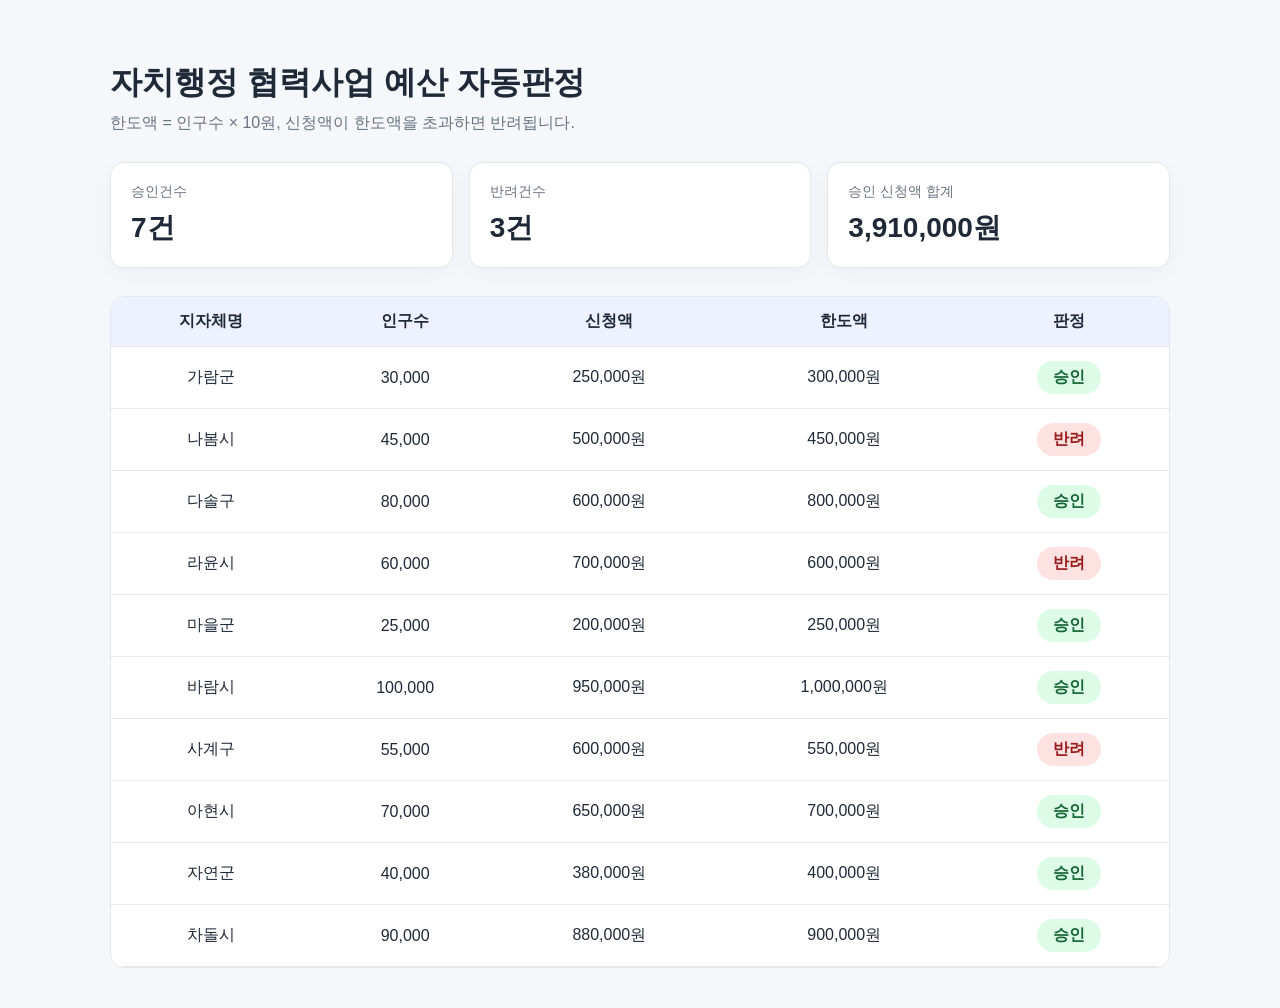
<file: cooperation-budget-check/index.html>
<!DOCTYPE html>
<html lang="ko">
<head>
  <meta charset="UTF-8" />
  <meta name="viewport" content="width=device-width, initial-scale=1.0" />
  <title>협력사업 예산 자동판정</title>
  <link rel="stylesheet" href="style.css" />
</head>
<body>
  <main class="container">
    <h1>자치행정 협력사업 예산 자동판정</h1>
    <p class="desc">한도액 = 인구수 × 10원, 신청액이 한도액을 초과하면 반려됩니다.</p>

    <section class="summary-grid" aria-label="요약 현황">
      <div class="summary-card">
        <span>승인건수</span>
        <strong id="approvedCount">0</strong>
      </div>
      <div class="summary-card">
        <span>반려건수</span>
        <strong id="rejectedCount">0</strong>
      </div>
      <div class="summary-card">
        <span>승인 신청액 합계</span>
        <strong id="approvedTotal">0원</strong>
      </div>
    </section>

    <section class="table-wrap">
      <table>
        <thead>
          <tr>
            <th>지자체명</th>
            <th>인구수</th>
            <th>신청액</th>
            <th>한도액</th>
            <th>판정</th>
          </tr>
        </thead>
        <tbody id="resultBody"></tbody>
      </table>
    </section>
  </main>

  <script src="app.js"></script>
</body>
</html>
</file>
<file: cooperation-budget-check/style.css>
* { box-sizing: border-box; }
body {
  margin: 0;
  font-family: Arial, "Noto Sans KR", sans-serif;
  background: #f5f7fb;
  color: #1f2937;
}
.container {
  max-width: 1100px;
  margin: 0 auto;
  padding: 40px 20px;
}
h1 { margin-bottom: 8px; }
.desc { margin-top: 0; color: #6b7280; }
.summary-grid {
  display: grid;
  grid-template-columns: repeat(3, 1fr);
  gap: 16px;
  margin: 28px 0;
}
.summary-card {
  background: #fff;
  border: 1px solid #e5e7eb;
  border-radius: 14px;
  padding: 20px;
  box-shadow: 0 6px 20px rgba(0,0,0,0.04);
}
.summary-card span {
  display: block;
  color: #6b7280;
  font-size: 14px;
  margin-bottom: 8px;
}
.summary-card strong { font-size: 28px; }
.table-wrap {
  overflow-x: auto;
  background: #fff;
  border-radius: 14px;
  border: 1px solid #e5e7eb;
}
table {
  width: 100%;
  border-collapse: collapse;
}
th, td {
  padding: 14px 16px;
  border-bottom: 1px solid #e5e7eb;
  text-align: center;
}
th {
  background: #eef2ff;
  font-weight: 700;
}
.badge {
  display: inline-block;
  min-width: 64px;
  padding: 6px 12px;
  border-radius: 999px;
  font-weight: 700;
}
.badge.approved { background: #dcfce7; color: #166534; }
.badge.rejected { background: #fee2e2; color: #991b1b; }
@media (max-width: 700px) {
  .summary-grid { grid-template-columns: 1fr; }
}
</file>
